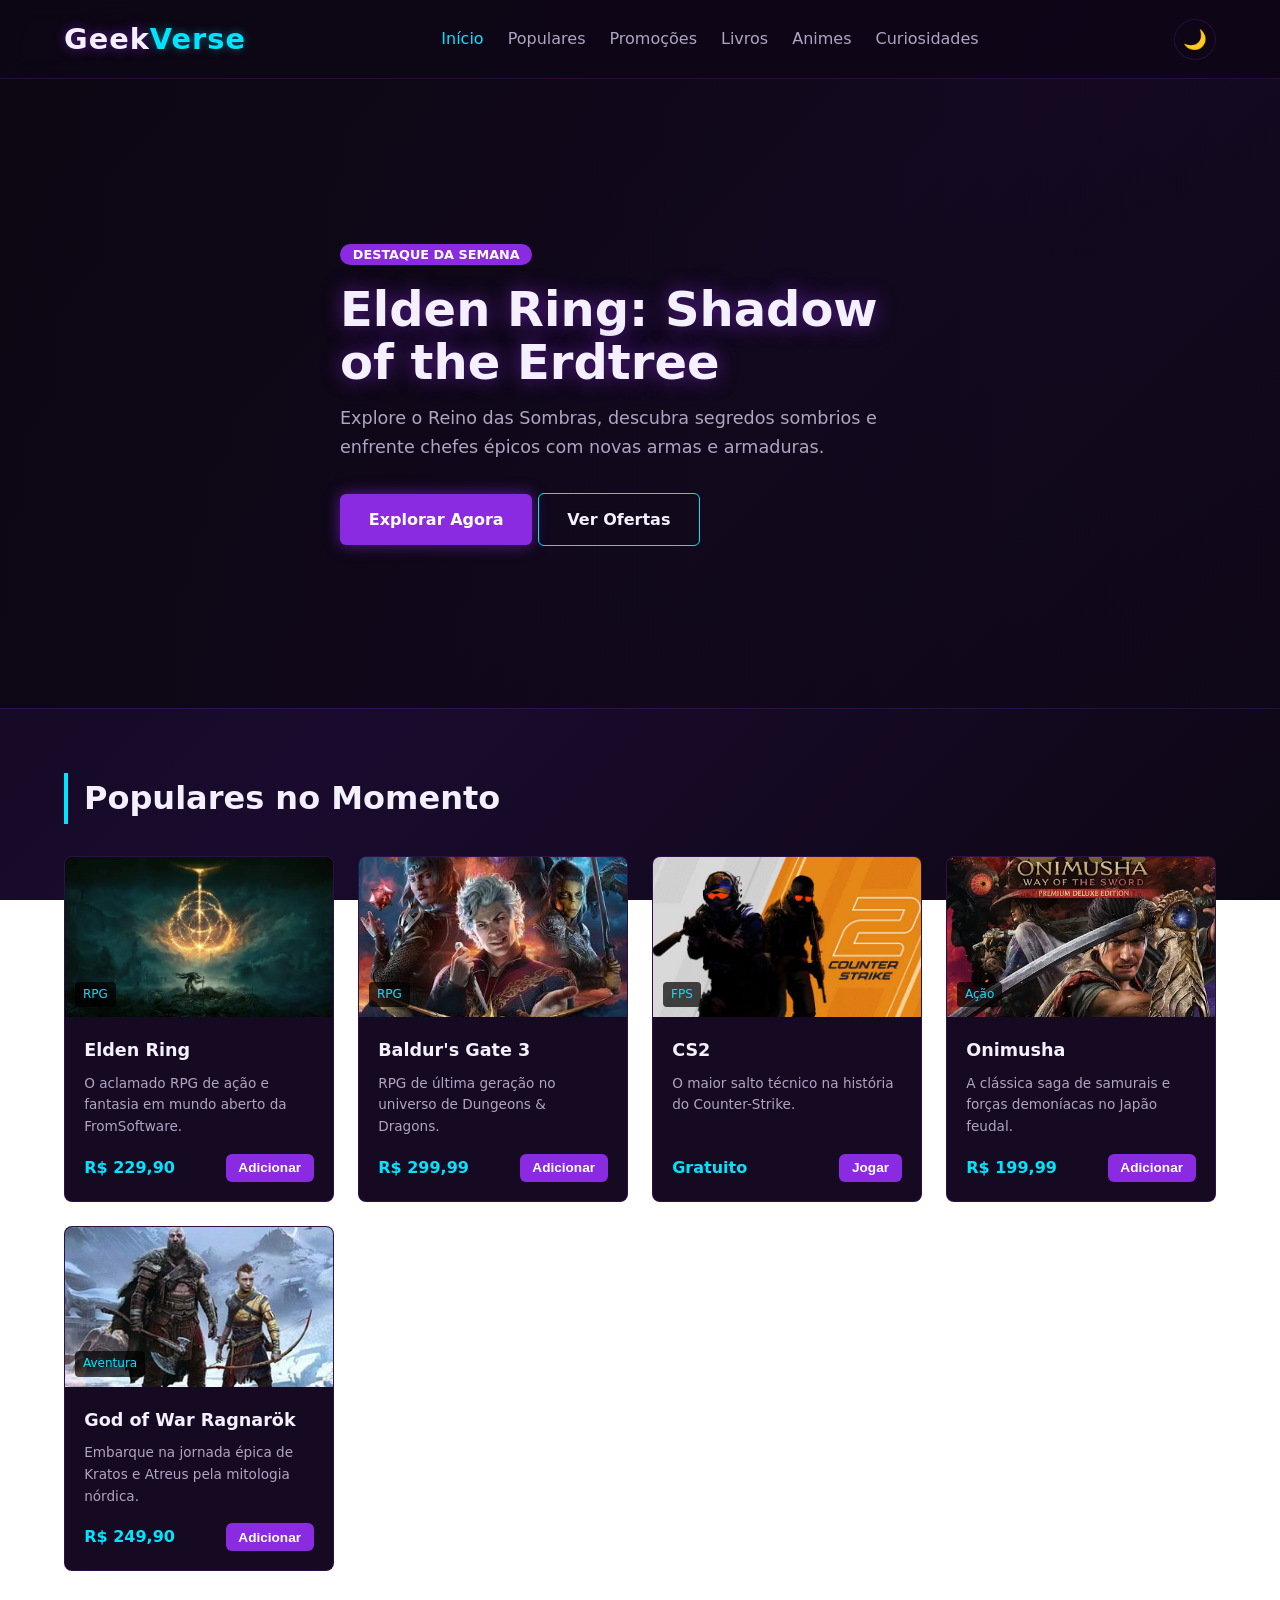
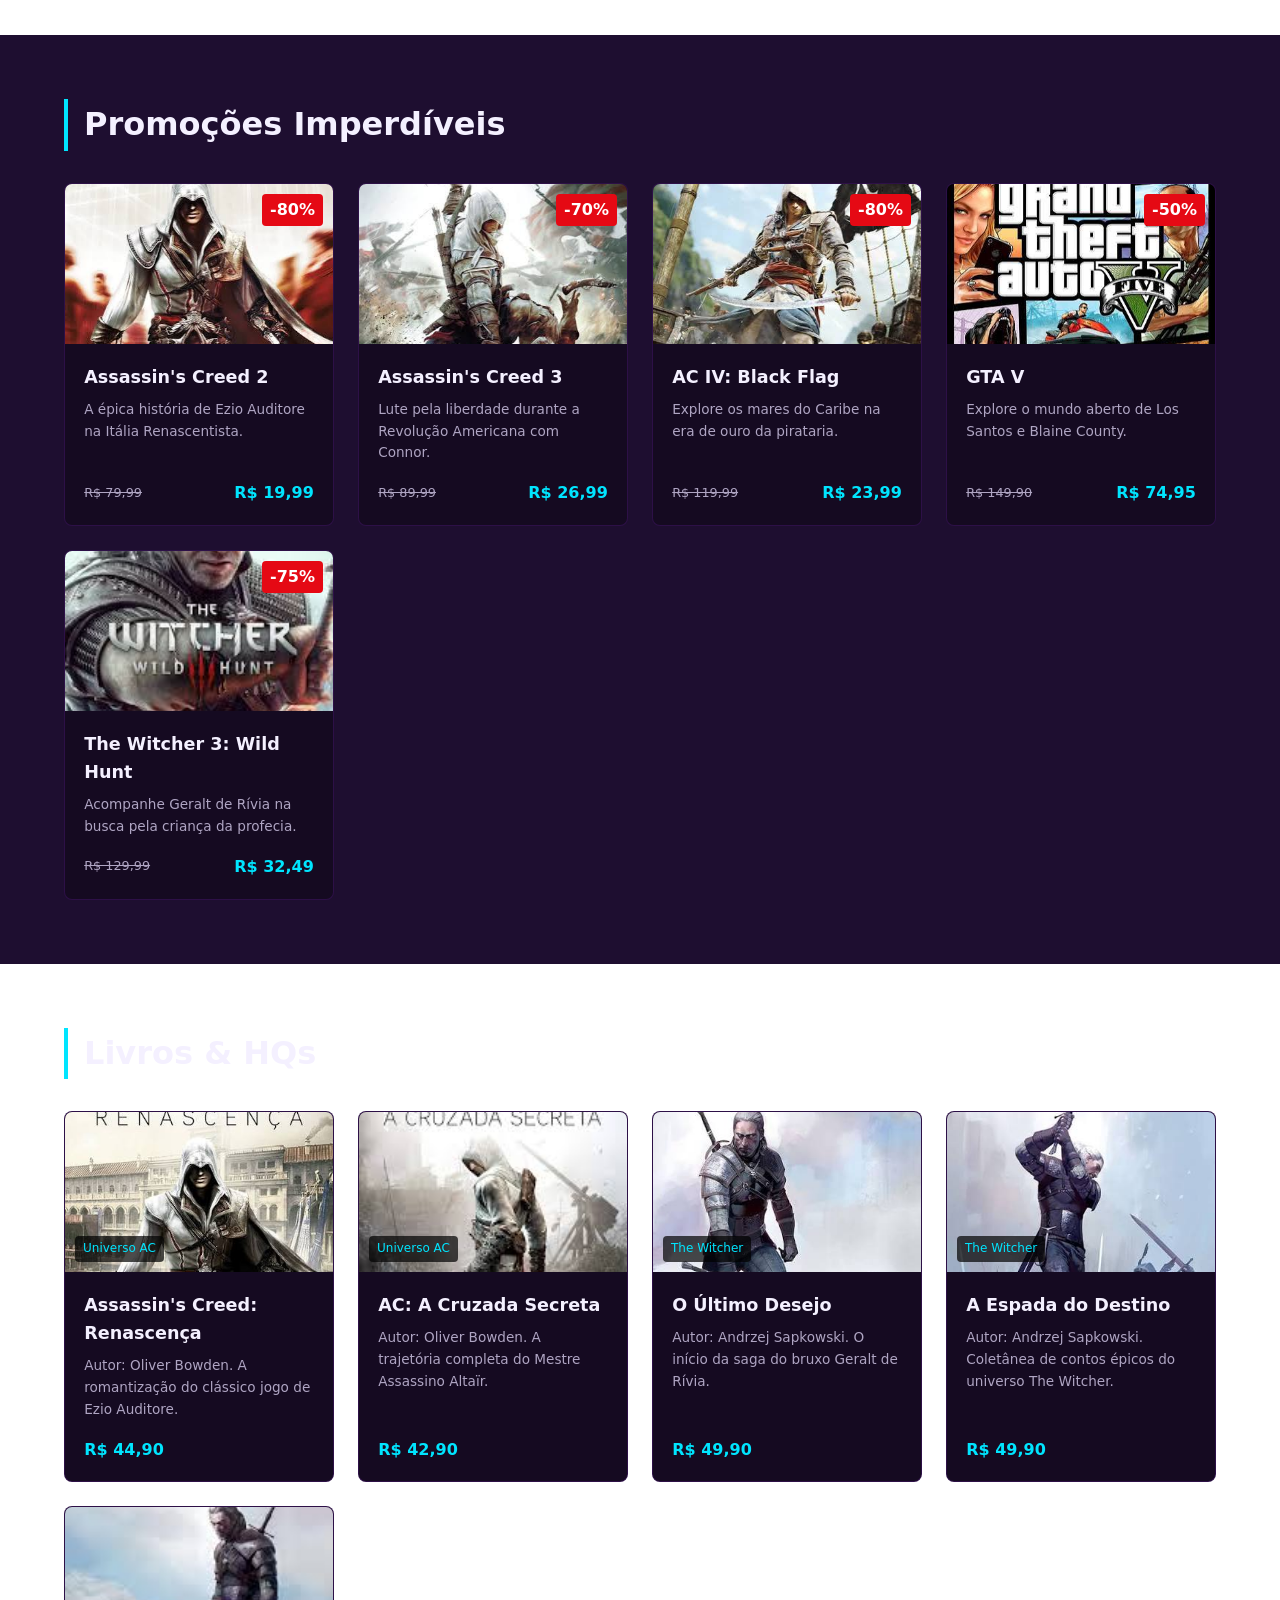
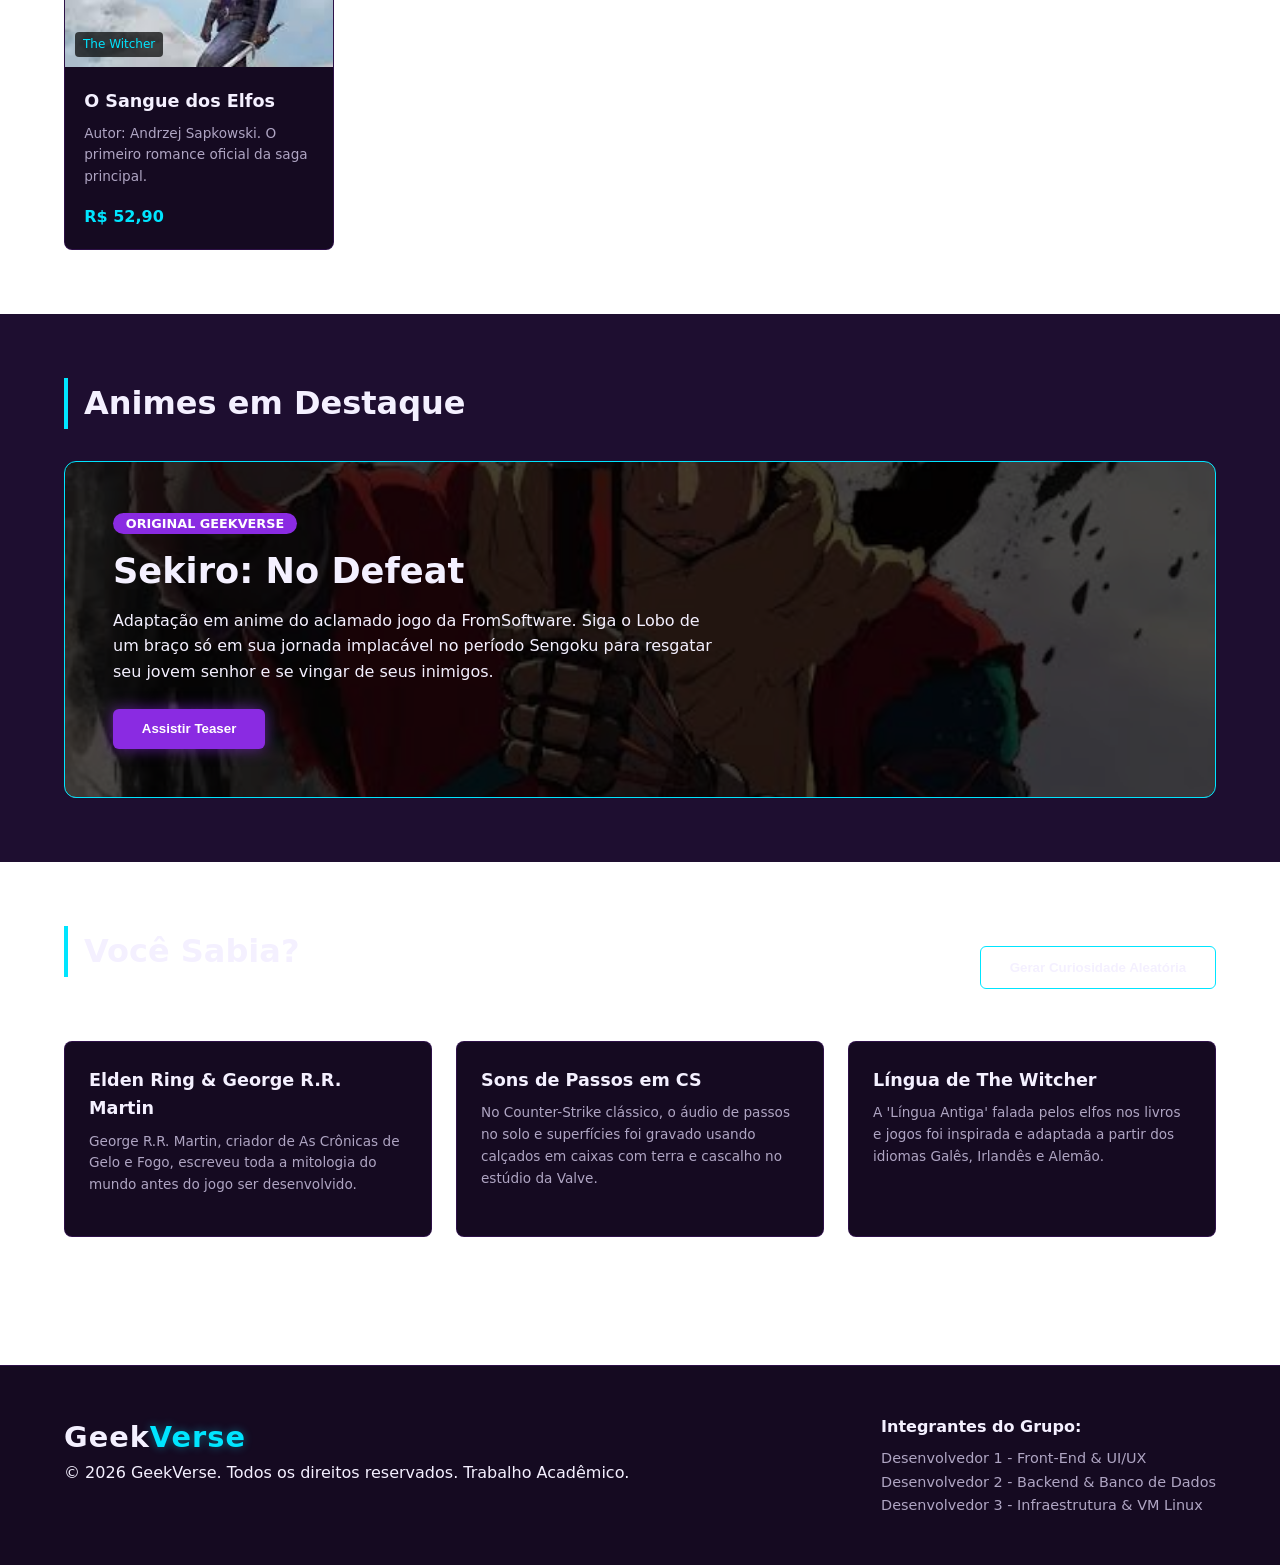
<file: GeekVerse/landing-page/index.html>
<!DOCTYPE html>
<html lang="pt-BR" data-theme="dark">
<head>
  <meta charset="UTF-8">
  <meta name="viewport" content="width=device-width, initial-scale=1.0">
  <meta name="description" content="GeekVerse - O seu universo geek definitivo para jogos, livros e animes.">
  <title>GeekVerse | O seu universo Geek</title>
  <link rel="stylesheet" href="css/style.css">
</head>
<body>

  <!-- HEADER & NAVIGATION -->
  <header class="header">
    <div class="container header-container">
      <a href="#" class="logo">
        <span class="logo-text">Geek<span class="logo-highlight">Verse</span></span>
      </a>
      
      <nav class="nav-menu" id="nav-menu">
        <a href="#hero" class="nav-link active">Início</a>
        <a href="#populares" class="nav-link">Populares</a>
        <a href="#promocoes" class="nav-link">Promoções</a>
        <a href="#livros" class="nav-link">Livros</a>
        <a href="#animes" class="nav-link">Animes</a>
        <a href="#curiosidades" class="nav-link">Curiosidades</a>
      </nav>

      <button id="theme-toggle" class="btn-theme" aria-label="Alternar tema">
        <span class="theme-icon">🌙</span>
      </button>
    </div>
  </header>

  <main>
    <!-- HERO BANNER -->
    <section id="hero" class="hero-banner">
      <div class="hero-overlay"></div>
      <div class="container hero-content">
        <span class="hero-badge">Destaque da Semana</span>
        <h1 class="hero-title">Elden Ring: Shadow of the Erdtree</h1>
        <p class="hero-description">Explore o Reino das Sombras, descubra segredos sombrios e enfrente chefes épicos com novas armas e armaduras.</p>
        <div class="hero-buttons">
          <a href="#populares" class="btn btn-primary">Explorar Agora</a>
          <a href="#promocoes" class="btn btn-secondary">Ver Ofertas</a>
        </div>
      </div>
    </section>

    <!-- POPULARES NO MOMENTO -->
    <section id="populares" class="section">
      <div class="container">
        <h2 class="section-title">Populares no Momento</h2>
        <div class="grid grid-cards">
          
          <article class="card">
            <div class="card-img-wrapper">
              <img src="./assets/elden.jpg" alt="Capa de Elden Ring" class="card-img" loading="lazy">
              <span class="card-tag">RPG</span>
            </div>
            <div class="card-content">
              <h3 class="card-title">Elden Ring</h3>
              <p class="card-desc">O aclamado RPG de ação e fantasia em mundo aberto da FromSoftware.</p>
              <div class="card-footer">
                <span class="card-price">R$ 229,90</span>
                <button class="btn btn-small">Adicionar</button>
              </div>
            </div>
          </article>

          <article class="card">
            <div class="card-img-wrapper">
              <img src="./assets/baldurs.jpg" alt="Capa de Baldur's Gate 3" class="card-img" loading="lazy">
              <span class="card-tag">RPG</span>
            </div>
            <div class="card-content">
              <h3 class="card-title">Baldur's Gate 3</h3>
              <p class="card-desc">RPG de última geração no universo de Dungeons & Dragons.</p>
              <div class="card-footer">
                <span class="card-price">R$ 299,99</span>
                <button class="btn btn-small">Adicionar</button>
              </div>
            </div>
          </article>

          <article class="card">
            <div class="card-img-wrapper">
              <img src="./assets/cs.jpg" alt="Capa de CS2" class="card-img" loading="lazy">
              <span class="card-tag">FPS</span>
            </div>
            <div class="card-content">
              <h3 class="card-title">CS2</h3>
              <p class="card-desc">O maior salto técnico na história do Counter-Strike.</p>
              <div class="card-footer">
                <span class="card-price free">Gratuito</span>
                <button class="btn btn-small">Jogar</button>
              </div>
            </div>
          </article>

          <article class="card">
            <div class="card-img-wrapper">
              <img src="./assets/onimusha.jpg" alt="Capa de Onimusha" class="card-img" loading="lazy">
              <span class="card-tag">Ação</span>
            </div>
            <div class="card-content">
              <h3 class="card-title">Onimusha</h3>
              <p class="card-desc">A clássica saga de samurais e forças demoníacas no Japão feudal.</p>
              <div class="card-footer">
                <span class="card-price">R$ 199,99</span>
                <button class="btn btn-small">Adicionar</button>
              </div>
            </div>
          </article>

          <article class="card">
            <div class="card-img-wrapper">
              <img src="./assets/god.jpg" alt="Capa de God of War Ragnarök" class="card-img" loading="lazy">
              <span class="card-tag">Aventura</span>
            </div>
            <div class="card-content">
              <h3 class="card-title">God of War Ragnarök</h3>
              <p class="card-desc">Embarque na jornada épica de Kratos e Atreus pela mitologia nórdica.</p>
              <div class="card-footer">
                <span class="card-price">R$ 249,90</span>
                <button class="btn btn-small">Adicionar</button>
              </div>
            </div>
          </article>

        </div>
      </div>
    </section>

    <!-- PROMOÇÕES -->
    <section id="promocoes" class="section section-alt">
      <div class="container">
        <h2 class="section-title">Promoções Imperdíveis</h2>
        <div class="grid grid-cards">
          
          <article class="card">
            <div class="card-img-wrapper">
              <img src="./assets/ac2.jpg" alt="Assassin's Creed 2" class="card-img" loading="lazy">
              <span class="card-badge">-80%</span>
            </div>
            <div class="card-content">
              <h3 class="card-title">Assassin's Creed 2</h3>
              <p class="card-desc">A épica história de Ezio Auditore na Itália Renascentista.</p>
              <div class="card-footer">
                <span class="price-old">R$ 79,99</span>
                <span class="card-price">R$ 19,99</span>
              </div>
            </div>
          </article>

          <article class="card">
            <div class="card-img-wrapper">
              <img src="./assets/ac3.jpg" alt="Assassin's Creed 3" class="card-img" loading="lazy">
              <span class="card-badge">-70%</span>
            </div>
            <div class="card-content">
              <h3 class="card-title">Assassin's Creed 3</h3>
              <p class="card-desc">Lute pela liberdade durante a Revolução Americana com Connor.</p>
              <div class="card-footer">
                <span class="price-old">R$ 89,99</span>
                <span class="card-price">R$ 26,99</span>
              </div>
            </div>
          </article>

          <article class="card">
            <div class="card-img-wrapper">
              <img src="./assets/black.jpg" alt="Assassin's Creed IV Black Flag" class="card-img" loading="lazy">
              <span class="card-badge">-80%</span>
            </div>
            <div class="card-content">
              <h3 class="card-title">AC IV: Black Flag</h3>
              <p class="card-desc">Explore os mares do Caribe na era de ouro da pirataria.</p>
              <div class="card-footer">
                <span class="price-old">R$ 119,99</span>
                <span class="card-price">R$ 23,99</span>
              </div>
            </div>
          </article>

          <article class="card">
            <div class="card-img-wrapper">
              <img src="./assets/gta.jpg" alt="GTA V" class="card-img" loading="lazy">
              <span class="card-badge">-50%</span>
            </div>
            <div class="card-content">
              <h3 class="card-title">GTA V</h3>
              <p class="card-desc">Explore o mundo aberto de Los Santos e Blaine County.</p>
              <div class="card-footer">
                <span class="price-old">R$ 149,90</span>
                <span class="card-price">R$ 74,95</span>
              </div>
            </div>
          </article>

          <article class="card">
            <div class="card-img-wrapper">
              <img src="./assets/the.jpg" alt="The Witcher 3" class="card-img" loading="lazy">
              <span class="card-badge">-75%</span>
            </div>
            <div class="card-content">
              <h3 class="card-title">The Witcher 3: Wild Hunt</h3>
              <p class="card-desc">Acompanhe Geralt de Rívia na busca pela criança da profecia.</p>
              <div class="card-footer">
                <span class="price-old">R$ 129,99</span>
                <span class="card-price">R$ 32,49</span>
              </div>
            </div>
          </article>

        </div>
      </div>
    </section>

    <!-- LIVROS -->
    <section id="livros" class="section">
      <div class="container">
        <h2 class="section-title">Livros & HQs</h2>
        <div class="grid grid-cards">
          
          <article class="card">
            <div class="card-img-wrapper">
              <img src="./assets/renascenca.jpg" alt="Capa do livro Assassin's Creed: Renascença" class="card-img" loading="lazy">
              <span class="card-tag">Universo AC</span>
            </div>
            <div class="card-content">
              <h3 class="card-title">Assassin's Creed: Renascença</h3>
              <p class="card-desc">Autor: Oliver Bowden. A romantização do clássico jogo de Ezio Auditore.</p>
              <div class="card-footer"><span class="card-price">R$ 44,90</span></div>
            </div>
          </article>

          <article class="card">
            <div class="card-img-wrapper">
              <img src="./assets/cruzada.jpg" alt="Capa do livro AC: A Cruzada Secreta" class="card-img" loading="lazy">
              <span class="card-tag">Universo AC</span>
            </div>
            <div class="card-content">
              <h3 class="card-title">AC: A Cruzada Secreta</h3>
              <p class="card-desc">Autor: Oliver Bowden. A trajetória completa do Mestre Assassino Altaïr.</p>
              <div class="card-footer"><span class="card-price">R$ 42,90</span></div>
            </div>
          </article>

          <article class="card">
            <div class="card-img-wrapper">
              <img src="./assets/ultimo.jpg" alt="Capa do livro O Último Desejo" class="card-img" loading="lazy">
              <span class="card-tag">The Witcher</span>
            </div>
            <div class="card-content">
              <h3 class="card-title">O Último Desejo</h3>
              <p class="card-desc">Autor: Andrzej Sapkowski. O início da saga do bruxo Geralt de Rívia.</p>
              <div class="card-footer"><span class="card-price">R$ 49,90</span></div>
            </div>
          </article>

          <article class="card">
            <div class="card-img-wrapper">
              <img src="./assets/espada.jpg" alt="Capa do livro A Espada do Destino" class="card-img" loading="lazy">
              <span class="card-tag">The Witcher</span>
            </div>
            <div class="card-content">
              <h3 class="card-title">A Espada do Destino</h3>
              <p class="card-desc">Autor: Andrzej Sapkowski. Coletânea de contos épicos do universo The Witcher.</p>
              <div class="card-footer"><span class="card-price">R$ 49,90</span></div>
            </div>
          </article>

          <article class="card">
            <div class="card-img-wrapper">
              <img src="./assets/sangue.jpg" alt=Capa do livro O Sangue dos Elfos" class="card-img" loading="lazy">
              <span class="card-tag">The Witcher</span>
            </div>
            <div class="card-content">
              <h3 class="card-title">O Sangue dos Elfos</h3>
              <p class="card-desc">Autor: Andrzej Sapkowski. O primeiro romance oficial da saga principal.</p>
              <div class="card-footer"><span class="card-price">R$ 52,90</span></div>
            </div>
          </article>

        </div>
      </div>
    </section>

<!-- ANIMES -->
    <section id="animes" class="section section-alt">
      <div class="container">
        <h2 class="section-title">Animes em Destaque</h2>
        <div class="anime-highlight-card" style="background: linear-gradient(rgba(0, 0, 0, 0.7), rgba(0, 0, 0, 0.7)), url('./assets/sekiro.jpg') center/cover no-repeat;">
          <div class="anime-info">
            <span class="hero-badge">Original GeekVerse</span>
            <h3 class="anime-title">Sekiro: No Defeat</h3>
            <p class="anime-desc">Adaptação em anime do aclamado jogo da FromSoftware. Siga o Lobo de um braço só em sua jornada implacável no período Sengoku para resgatar seu jovem senhor e se vingar de seus inimigos.</p>
            <button class="btn btn-primary">Assistir Teaser</button>
          </div>
        </div>
      </div>
    </section>

    <!-- CURIOSIDADES GEEK -->
    <section id="curiosidades" class="section">
      <div class="container">
        <div class="section-header-inline">
          <h2 class="section-title">Você Sabia?</h2>
          <button id="btn-random-fact" class="btn btn-secondary">Gerar Curiosidade Aleatória</button>
        </div>
        
        <div class="grid grid-curiosities" id="curiosities-grid">
          
          <article class="card curiosity-card">
            <h3 class="card-title">Elden Ring & George R.R. Martin</h3>
            <p class="card-desc">George R.R. Martin, criador de As Crônicas de Gelo e Fogo, escreveu toda a mitologia do mundo antes do jogo ser desenvolvido.</p>
          </article>

          <article class="card curiosity-card">
            <h3 class="card-title">Sons de Passos em CS</h3>
            <p class="card-desc">No Counter-Strike clássico, o áudio de passos no solo e superfícies foi gravado usando calçados em caixas com terra e cascalho no estúdio da Valve.</p>
          </article>

          <article class="card curiosity-card">
            <h3 class="card-title">Língua de The Witcher</h3>
            <p class="card-desc">A 'Língua Antiga' falada pelos elfos nos livros e jogos foi inspirada e adaptada a partir dos idiomas Galês, Irlandês e Alemão.</p>
          </article>

        </div>

        <!-- Pop-up/Área de exibição de curiosidade aleatória gerada por JS -->
        <div id="random-fact-display" class="random-fact-box hidden">
          <p id="random-fact-text"></p>
        </div>
      </div>
    </section>
  </main>

  <!-- FOOTER -->
  <footer class="footer">
    <div class="container footer-container">
      <div class="footer-info">
        <a href="#" class="logo">Geek<span class="logo-highlight">Verse</span></a>
        <p>&copy; <span id="year"></span> GeekVerse. Todos os direitos reservados. Trabalho Acadêmico.</p>
      </div>
      <div class="footer-team">
        <h4>Integrantes do Grupo:</h4>
        <ul>
          <li>Desenvolvedor 1 - Front-End & UI/UX</li>
          <li>Desenvolvedor 2 - Backend & Banco de Dados</li>
          <li>Desenvolvedor 3 - Infraestrutura & VM Linux</li>
        </ul>
      </div>
    </div>
  </footer>

  <script src="js/main.js"></script>
</body>
</html>
</file>
<file: GeekVerse/landing-page/css/style.css>
/* ==========================================================================
   GEEKVERSE - STYLESHEET (DARK & LIGHT MODE ENGINES)
   ========================================================================== */

:root {
  /* DARK MODE (Padrão) */
  --bg-gradient: linear-gradient(135deg, #0D0714 0%, #1A0B2E 50%, #0D0714 100%);
  --bg-surface: #150A21;
  --bg-surface-alt: #1E0E30;
  --text-color: #F4F0FF;
  --text-muted: #AFA5C3;
  --primary: #8A2BE2;
  --primary-glow: rgba(138, 43, 226, 0.6);
  --accent: #00E5FF;
  --accent-glow: rgba(0, 229, 255, 0.4);
  --card-border: rgba(138, 43, 226, 0.2);
  --header-bg: rgba(13, 7, 20, 0.85);
  --shadow: 0 8px 32px 0 rgba(0, 0, 0, 0.5);
}

[data-theme="light"] {
  /* LIGHT MODE */
  --bg-gradient: linear-gradient(135deg, #E0F7FA 0%, #B2EBF2 50%, #E0F7FA 100%);
  --bg-surface: #FFFFFF;
  --bg-surface-alt: #F0FDFD;
  --text-color: #0A192F;
  --text-muted: #4A5568;
  --primary: #00838F;
  --primary-glow: rgba(0, 131, 143, 0.4);
  --accent: #00E5FF;
  --accent-glow: rgba(0, 229, 255, 0.6);
  --card-border: rgba(0, 229, 255, 0.4);
  --header-bg: rgba(224, 247, 250, 0.85);
  --shadow: 0 8px 32px 0 rgba(0, 131, 143, 0.15);
}

* {
  margin: 0;
  padding: 0;
  box-sizing: border-box;
}

html {
  scroll-behavior: smooth;
  font-family: 'Segoe UI', system-ui, -apple-system, sans-serif;
}

body {
  background: var(--bg-gradient);
  background-attachment: fixed;
  color: var(--text-color);
  line-height: 1.6;
  transition: background 0.4s ease, color 0.4s ease;
  min-height: 100vh;
}

.container {
  width: 90%;
  max-width: 1200px;
  margin: 0 auto;
}

/* ==========================================================================
   LOGO & GLOW EFFECT
   ========================================================================== */
.logo {
  font-size: 1.8rem;
  font-weight: 800;
  text-decoration: none;
  color: var(--text-color);
  letter-spacing: 1px;
}

.logo-highlight {
  color: var(--accent);
  text-shadow: 0 0 10px var(--accent-glow);
}

.logo-text {
  text-shadow: 0 0 12px var(--primary-glow);
}

/* ==========================================================================
   HEADER & NAV
   ========================================================================== */
.header {
  position: sticky;
  top: 0;
  z-index: 1000;
  background: var(--header-bg);
  backdrop-filter: blur(12px);
  border-bottom: 1px solid var(--card-border);
}

.header-container {
  display: flex;
  justify-content: space-between;
  align-items: center;
  padding: 1rem 0;
}

.nav-menu {
  display: flex;
  gap: 1.5rem;
}

.nav-link {
  color: var(--text-muted);
  text-decoration: none;
  font-weight: 500;
  transition: color 0.3s;
}

.nav-link:hover, .nav-link.active {
  color: var(--accent);
}

.btn-theme {
  background: transparent;
  border: 1px solid var(--card-border);
  padding: 0.5rem;
  border-radius: 50%;
  cursor: pointer;
  font-size: 1.2rem;
  transition: transform 0.3s ease;
}

.btn-theme:hover {
  transform: scale(1.1);
}

/* ==========================================================================
   HERO BANNER
   ========================================================================== */
.hero-banner {
  position: relative;
  min-height: 70vh;
  display: flex;
  align-items: center;
  background: url('https://images.unsplash.com/photo-1542751371-adc38448a05e?auto=format&fit=crop&w=1600&q=80') center/cover no-repeat;
  border-bottom: 1px solid var(--card-border);
}

.hero-overlay {
  position: absolute;
  top: 0; left: 0; right: 0; bottom: 0;
  background: linear-gradient(90deg, rgba(13, 7, 20, 0.95) 0%, rgba(13, 7, 20, 0.4) 100%);
}

.hero-content {
  position: relative;
  z-index: 2;
  max-width: 600px;
}

.hero-badge {
  background: var(--primary);
  color: #FFF;
  padding: 0.2rem 0.8rem;
  border-radius: 20px;
  font-size: 0.8rem;
  font-weight: 600;
  text-transform: uppercase;
}

.hero-title {
  font-size: 3rem;
  margin: 1rem 0;
  line-height: 1.1;
  text-shadow: 0 0 20px var(--primary-glow);
}

.hero-description {
  color: var(--text-muted);
  font-size: 1.1rem;
  margin-bottom: 2rem;
}

/* ==========================================================================
   BUTTONS
   ========================================================================== */
.btn {
  display: inline-block;
  padding: 0.8rem 1.8rem;
  border-radius: 6px;
  text-decoration: none;
  font-weight: 600;
  cursor: pointer;
  border: none;
  transition: all 0.3s ease;
}

.btn-primary {
  background: var(--primary);
  color: #FFF;
  box-shadow: 0 0 15px var(--primary-glow);
}

.btn-primary:hover {
  transform: translateY(-2px);
  box-shadow: 0 0 25px var(--primary-glow);
}

.btn-secondary {
  background: transparent;
  color: var(--text-color);
  border: 1px solid var(--accent);
}

.btn-secondary:hover {
  background: var(--accent);
  color: #000;
}

.btn-small {
  padding: 0.4rem 0.8rem;
  font-size: 0.85rem;
  background: var(--primary);
  color: #FFF;
}

/* ==========================================================================
   CARDS & GRID
   ========================================================================== */
.section { padding: 4rem 0; }
.section-alt { background: var(--bg-surface-alt); }
.section-title { font-size: 2rem; margin-bottom: 2rem; border-left: 4px solid var(--accent); padding-left: 1rem; }

.grid {
  display: grid;
  gap: 1.5rem;
}

.grid-cards {
  grid-template-columns: repeat(auto-fill, minmax(220px, 1fr));
}

.card {
  background: var(--bg-surface);
  border: 1px solid var(--card-border);
  border-radius: 8px;
  overflow: hidden;
  display: flex;
  flex-direction: column;
  transition: transform 0.3s ease, box-shadow 0.3s ease;
}

/* Efeito Hover Requisitado */
.card:hover {
  transform: translateY(-5px);
  box-shadow: var(--shadow);
  border-color: var(--accent);
}

.card-img-wrapper { position: relative; height: 160px; }
.card-img { width: 100%; height: 100%; object-fit: cover; }

.card-badge {
  position: absolute;
  top: 10px; right: 10px;
  background: #E50914; color: #FFF;
  font-weight: bold; padding: 0.2rem 0.5rem; border-radius: 4px;
}

.card-tag {
  position: absolute;
  bottom: 10px; left: 10px;
  background: rgba(0,0,0,0.7);
  color: var(--accent);
  font-size: 0.75rem; padding: 0.2rem 0.5rem; border-radius: 4px;
}

.card-content { padding: 1.2rem; flex: 1; display: flex; flex-direction: column; }
.card-title { font-size: 1.1rem; margin-bottom: 0.5rem; }
.card-desc { font-size: 0.85rem; color: var(--text-muted); flex: 1; margin-bottom: 1rem; }
.card-footer { display: flex; justify-content: space-between; align-items: center; margin-top: auto; }
.card-price { font-weight: bold; color: var(--accent); }
.price-old { text-decoration: line-through; font-size: 0.8rem; color: var(--text-muted); }

/* ==========================================================================
   ANIMES & CURIOSIDADES
   ========================================================================== */
.anime-highlight-card {
  background: linear-gradient(rgba(0,0,0,0.7), rgba(0,0,0,0.7)), url('https://images.unsplash.com/photo-1578632767115-351597cf2477?auto=format&fit=crop&w=1200&q=80') center/cover;
  padding: 3rem; border-radius: 12px; border: 1px solid var(--accent);
}
.anime-title { font-size: 2.2rem; margin: 0.5rem 0; }
.anime-desc { max-width: 600px; margin-bottom: 1.5rem; }

.section-header-inline { display: flex; justify-content: space-between; align-items: center; margin-bottom: 2rem; }
.grid-curiosities { grid-template-columns: repeat(auto-fit, minmax(280px, 1fr)); }
.curiosity-card { padding: 1.5rem; }

.random-fact-box {
  margin-top: 2rem; padding: 1.5rem; background: var(--bg-surface-alt);
  border-left: 4px solid var(--primary); border-radius: 6px; font-weight: 500;
}
.hidden { display: none; }

/* ==========================================================================
   FOOTER
   ========================================================================== */
.footer { background: var(--bg-surface); padding: 3rem 0; border-top: 1px solid var(--card-border); margin-top: 4rem; }
.footer-container { display: flex; flex-wrap: wrap; justify-content: space-between; gap: 2rem; }
.footer-team ul { list-style: none; margin-top: 0.5rem; }
.footer-team li { color: var(--text-muted); font-size: 0.9rem; }

/* ==========================================================================
   RESPONSIVIDADE (MEDIA QUERIES)
   ========================================================================== */
@media (max-width: 768px) {
  .header-container { flex-direction: column; gap: 1rem; }
  .nav-menu { flex-wrap: wrap; justify-content: center; font-size: 0.9rem; }
  .hero-title { font-size: 2rem; }
  .section-header-inline { flex-direction: column; align-items: flex-start; gap: 1rem; }
}
</file>
